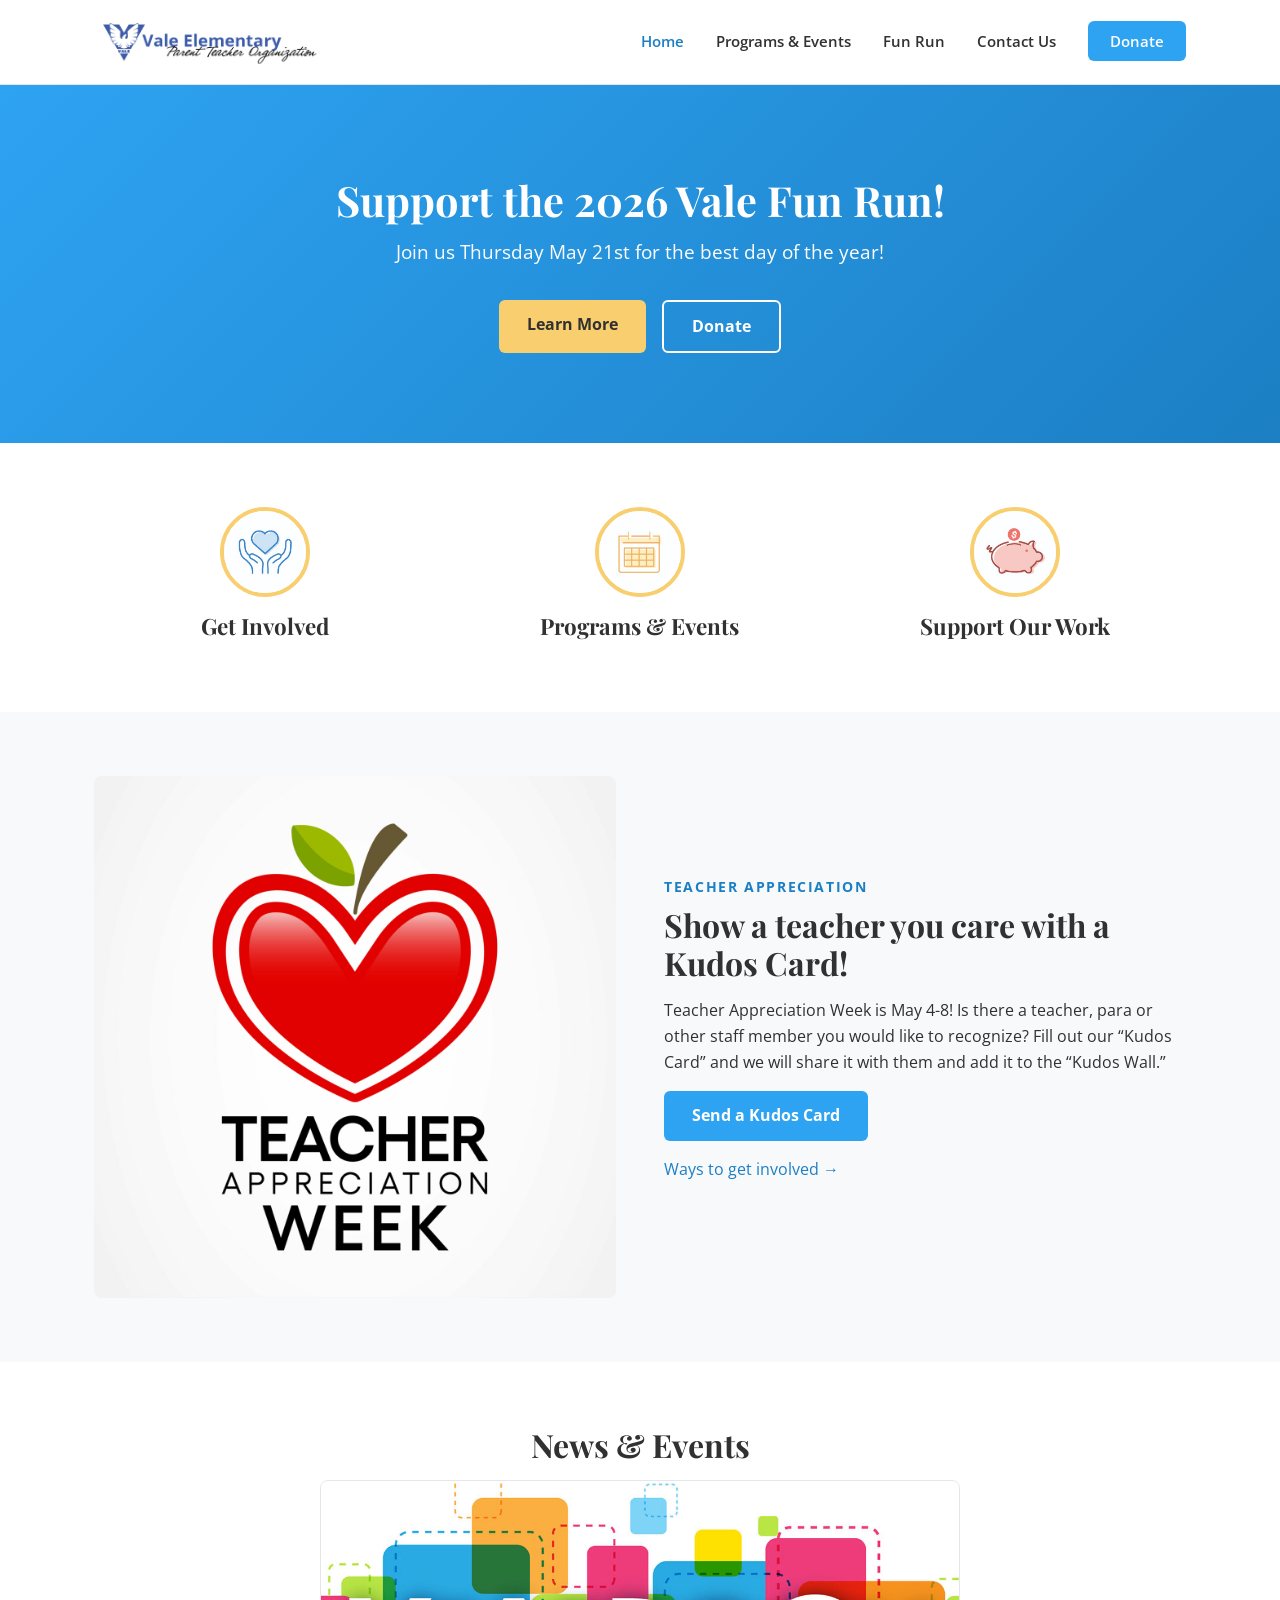
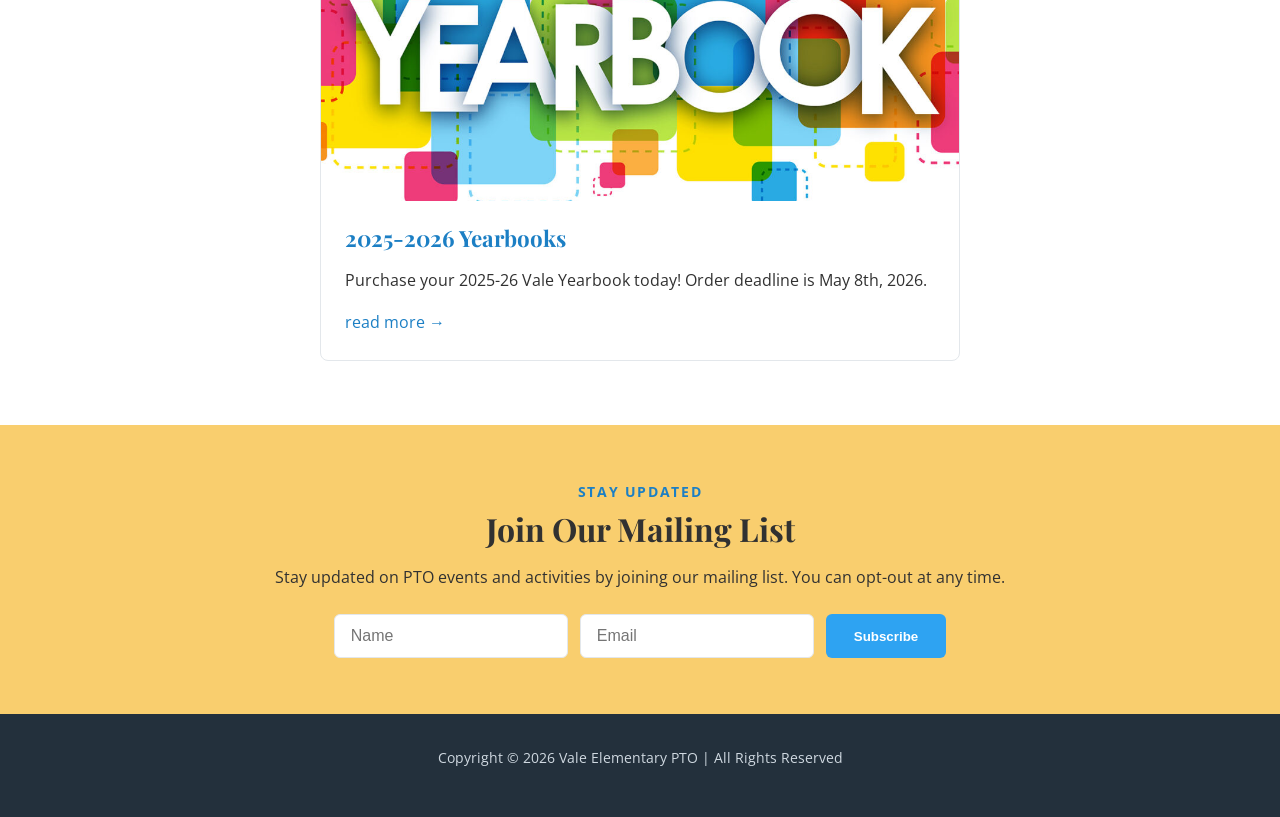
<file: index.html>
<!doctype html>
<html lang="en">
<head>
<meta charset="UTF-8">
<meta name="viewport" content="width=device-width, initial-scale=1.0">
<title>Vale Elementary PTO | Dedicated to the Teachers, Students &amp; Community of Vale Elementary School</title>
<link rel="preconnect" href="https://fonts.googleapis.com">
<link href="https://fonts.googleapis.com/css?family=Open+Sans:400,600,700&family=Playfair+Display:600,700&display=swap" rel="stylesheet">
<link rel="stylesheet" href="css/style.css">
</head>
<body>

<!-- ===================== HEADER / NAVIGATION ===================== -->
<header class="site-header">
  <div class="container">
    <a class="site-logo" href="index.html">
      <img src="images/Vale-PTO-Logo.png" alt="Vale Elementary PTO logo">
    </a>
    <button class="nav-toggle" aria-label="Toggle menu">&#9776;</button>
    <nav class="site-nav">
      <ul>
        <li><a class="current" href="index.html">Home</a></li>
        <li><a href="programs.html">Programs &amp; Events</a></li>
        <li><a href="fun-run.html">Fun Run</a></li>
        <li><a href="contact.html">Contact Us</a></li>
        <li class="nav-donate"><a href="https://givebutter.com/vale-fun-run-hhnee5" target="_blank" rel="noopener">Donate</a></li>
      </ul>
    </nav>
  </div>
</header>

<!-- ===================== HERO ===================== -->
<section class="hero">
  <div class="container">
    <h1>Support the 2026 Vale Fun Run!</h1>
    <p>Join us Thursday May 21st for the best day of the year!</p>
    <div class="btn-row">
      <a class="btn btn-gold" href="fun-run.html">Learn More</a>
      <a class="btn btn-outline" href="https://givebutter.com/vale-fun-run-hhnee5" target="_blank" rel="noopener">Donate</a>
    </div>
  </div>
</section>

<!-- ===================== FEATURE CARDS ===================== -->
<section class="features">
  <div class="container cards">
    <div class="card">
      <a href="programs.html#get-involved">
        <img class="card-icon" src="images/PTO-Icon-Volunteer.jpg" alt="Volunteer icon">
        <h3>Get Involved</h3>
      </a>
    </div>
    <div class="card">
      <a href="programs.html">
        <img class="card-icon" src="images/PTO-Icon-Events.jpg" alt="Events calendar icon">
        <h3>Programs &amp; Events</h3>
      </a>
    </div>
    <div class="card">
      <a href="https://givebutter.com/vale-fun-run-hhnee5" target="_blank" rel="noopener">
        <img class="card-icon" src="images/PTO-Icon-Donate.jpg" alt="Donate icon">
        <h3>Support Our Work</h3>
      </a>
    </div>
  </div>
</section>

<!-- ===================== TEACHER APPRECIATION ===================== -->
<section class="split-section">
  <div class="container split">
    <div>
      <img src="images/AdobeStock_426337832-1280x1280.jpg" alt="Teacher appreciation">
    </div>
    <div>
      <p class="eyebrow">Teacher Appreciation</p>
      <h2>Show a teacher you care with a Kudos Card!</h2>
      <p>Teacher Appreciation Week is May 4-8! Is there a teacher, para or other staff member you would like to recognize? Fill out our &ldquo;Kudos Card&rdquo; and we will share it with them and add it to the &ldquo;Kudos Wall.&rdquo;</p>
      <p>
        <a class="btn btn-primary" href="https://docs.google.com/forms/d/e/1FAIpQLSeFn6m27pfTvC3Tg2X5T8t0HgzlC_djrLjGXshhFEZ7uJCdYw/viewform?usp=publish-editor" target="_blank" rel="noopener">Send a Kudos Card</a>
      </p>
      <p><a href="https://www.signupgenius.com/go/10C0E4EA5AA29A6F8C34-63750082-teacher#/" target="_blank" rel="noopener">Ways to get involved &rarr;</a></p>
    </div>
  </div>
</section>

<!-- ===================== NEWS & EVENTS ===================== -->
<section class="news">
  <div class="container">
    <h2>News &amp; Events</h2>
    <div class="news-card">
      <a href="yearbooks.html"><img src="images/AdobeStock_199982396-1080x675.jpg" alt="Yearbooks"></a>
      <div class="news-card-body">
        <h3><a href="yearbooks.html">2025-2026 Yearbooks</a></h3>
        <p>Purchase your 2025-26 Vale Yearbook today! Order deadline is May 8th, 2026.</p>
        <a href="yearbooks.html">read more &rarr;</a>
      </div>
    </div>
  </div>
</section>

<!-- ===================== MAILING LIST ===================== -->
<section class="mailing-list">
  <div class="container">
    <p class="eyebrow">Stay Updated</p>
    <h2>Join Our Mailing List</h2>
    <p>Stay updated on PTO events and activities by joining our mailing list. You can opt-out at any time.</p>
    <form action="#" method="post" onsubmit="return false;">
      <input type="text" name="name" placeholder="Name" required>
      <input type="email" name="email" placeholder="Email" required>
      <button class="btn btn-primary" type="submit">Subscribe</button>
    </form>
  </div>
</section>

<!-- ===================== FOOTER ===================== -->
<footer class="site-footer">
  <div class="container">
    <p>Copyright &copy; 2026 Vale Elementary PTO | All Rights Reserved</p>
  </div>
</footer>

<script src="js/main.js"></script>
</body>
</html>
</file>
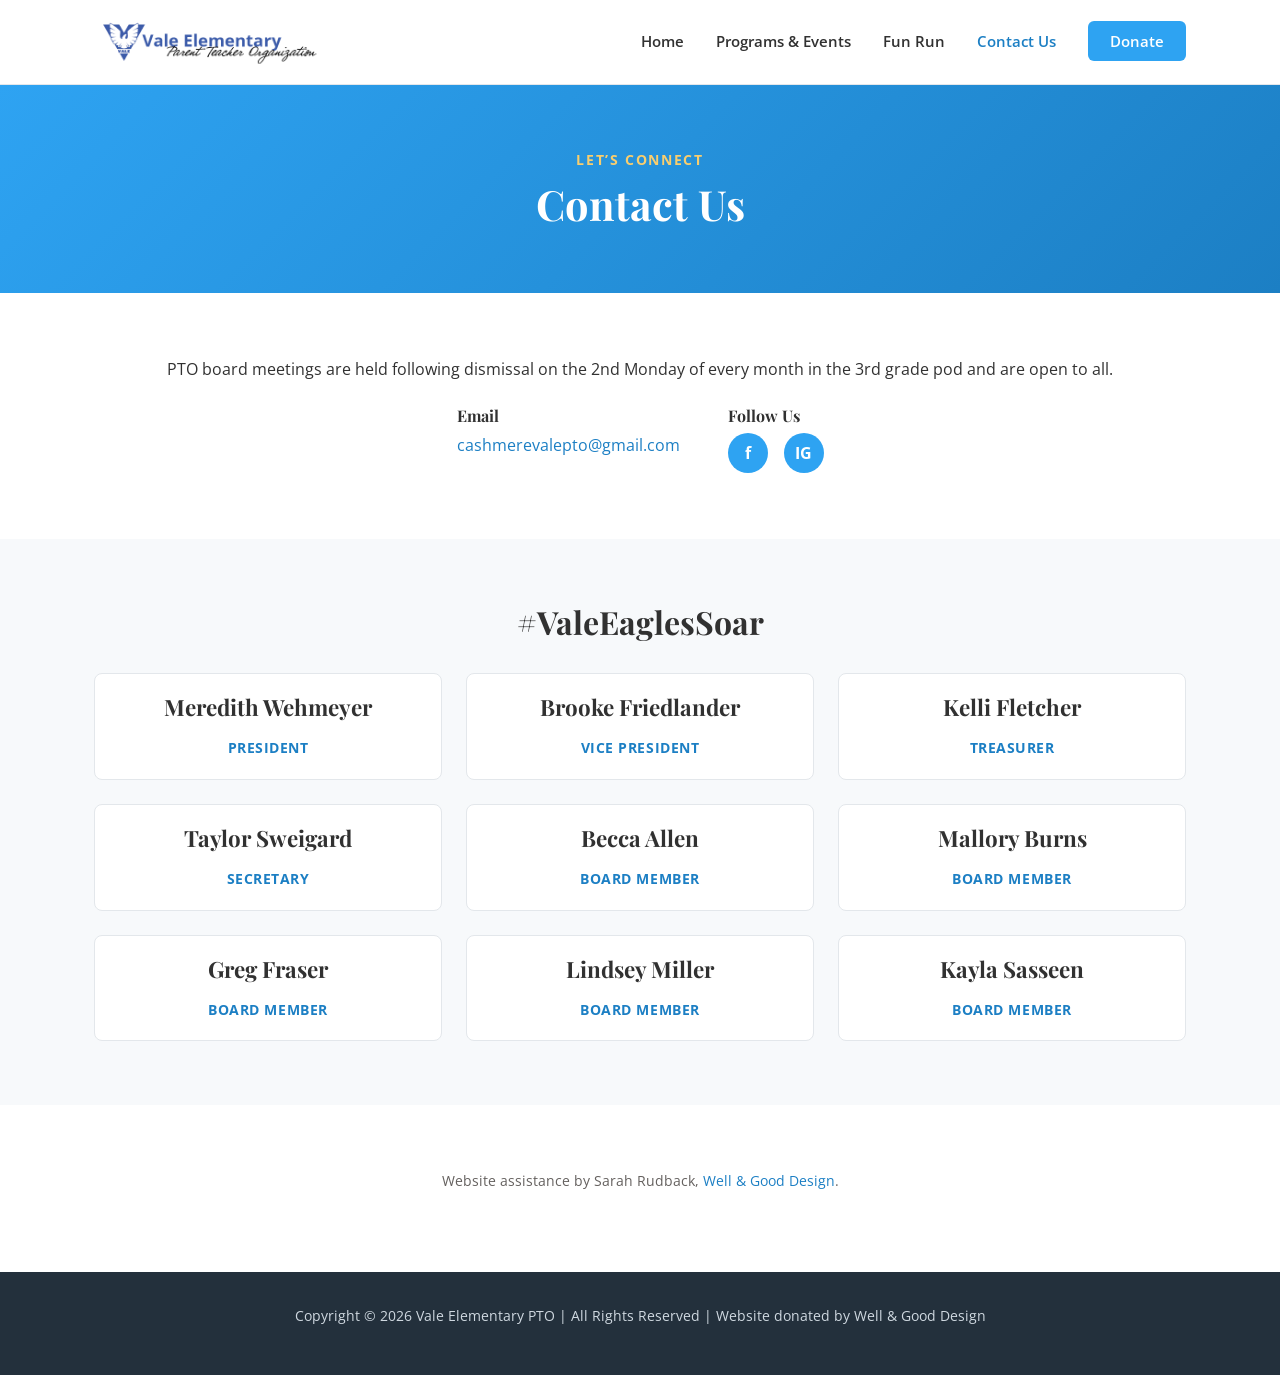
<file: contact.html>
<!doctype html>
<html lang="en">
<head>
<meta charset="UTF-8">
<meta name="viewport" content="width=device-width, initial-scale=1.0">
<title>Contact Us | Vale Elementary PTO</title>
<link rel="preconnect" href="https://fonts.googleapis.com">
<link href="https://fonts.googleapis.com/css?family=Open+Sans:400,600,700&family=Playfair+Display:600,700&display=swap" rel="stylesheet">
<link rel="stylesheet" href="css/style.css">
</head>
<body>

<header class="site-header">
  <div class="container">
    <a class="site-logo" href="index.html">
      <img src="images/Vale-PTO-Logo.png" alt="Vale Elementary PTO logo">
    </a>
    <button class="nav-toggle" aria-label="Toggle menu">&#9776;</button>
    <nav class="site-nav">
      <ul>
        <li><a href="index.html">Home</a></li>
        <li><a href="programs.html">Programs &amp; Events</a></li>
        <li><a href="fun-run.html">Fun Run</a></li>
        <li><a class="current" href="contact.html">Contact Us</a></li>
        <li class="nav-donate"><a href="https://givebutter.com/vale-fun-run-hhnee5" target="_blank" rel="noopener">Donate</a></li>
      </ul>
    </nav>
  </div>
</header>

<section class="page-hero">
  <div class="container">
    <p class="eyebrow">Let&rsquo;s Connect</p>
    <h1>Contact Us</h1>
  </div>
</section>

<section class="section">
  <div class="container">
    <p class="center">PTO board meetings are held following dismissal on the 2nd Monday of every month in the 3rd grade pod and are open to all.</p>

    <div class="contact-info" style="justify-content:center;">
      <div class="contact-block">
        <h4>Email</h4>
        <p><a href="mailto:cashmerevalepto@gmail.com">cashmerevalepto@gmail.com</a></p>
      </div>
      <div class="contact-block">
        <h4>Follow Us</h4>
        <div class="social-links">
          <a href="https://www.facebook.com/people/Vale-Parent-Teacher-Organization-PTO/100064854091469/" target="_blank" rel="noopener" aria-label="Facebook">f</a>
          <a href="https://www.instagram.com/cashmerevalepto/" target="_blank" rel="noopener" aria-label="Instagram">IG</a>
        </div>
      </div>
    </div>
  </div>
</section>

<section class="section section-alt">
  <div class="container">
    <h2 class="center">#ValeEaglesSoar</h2>
    <div class="board-grid">
      <div class="board-card"><h3>Meredith Wehmeyer</h3><div class="role">President</div></div>
      <div class="board-card"><h3>Brooke Friedlander</h3><div class="role">Vice President</div></div>
      <div class="board-card"><h3>Kelli Fletcher</h3><div class="role">Treasurer</div></div>
      <div class="board-card"><h3>Taylor Sweigard</h3><div class="role">Secretary</div></div>
      <div class="board-card"><h3>Becca Allen</h3><div class="role">Board Member</div></div>
      <div class="board-card"><h3>Mallory Burns</h3><div class="role">Board Member</div></div>
      <div class="board-card"><h3>Greg Fraser</h3><div class="role">Board Member</div></div>
      <div class="board-card"><h3>Lindsey Miller</h3><div class="role">Board Member</div></div>
      <div class="board-card"><h3>Kayla Sasseen</h3><div class="role">Board Member</div></div>
    </div>
  </div>
</section>

<section class="section">
  <div class="container center">
    <p class="note">Website assistance by Sarah Rudback, <a href="https://sarahrudback.com" target="_blank" rel="noopener">Well &amp; Good Design</a>.</p>
  </div>
</section>

<footer class="site-footer">
  <div class="container">
    <p>Copyright &copy; 2026 Vale Elementary PTO | All Rights Reserved | Website donated by Well &amp; Good Design</p>
  </div>
</footer>

<script src="js/main.js"></script>
</body>
</html>
</file>
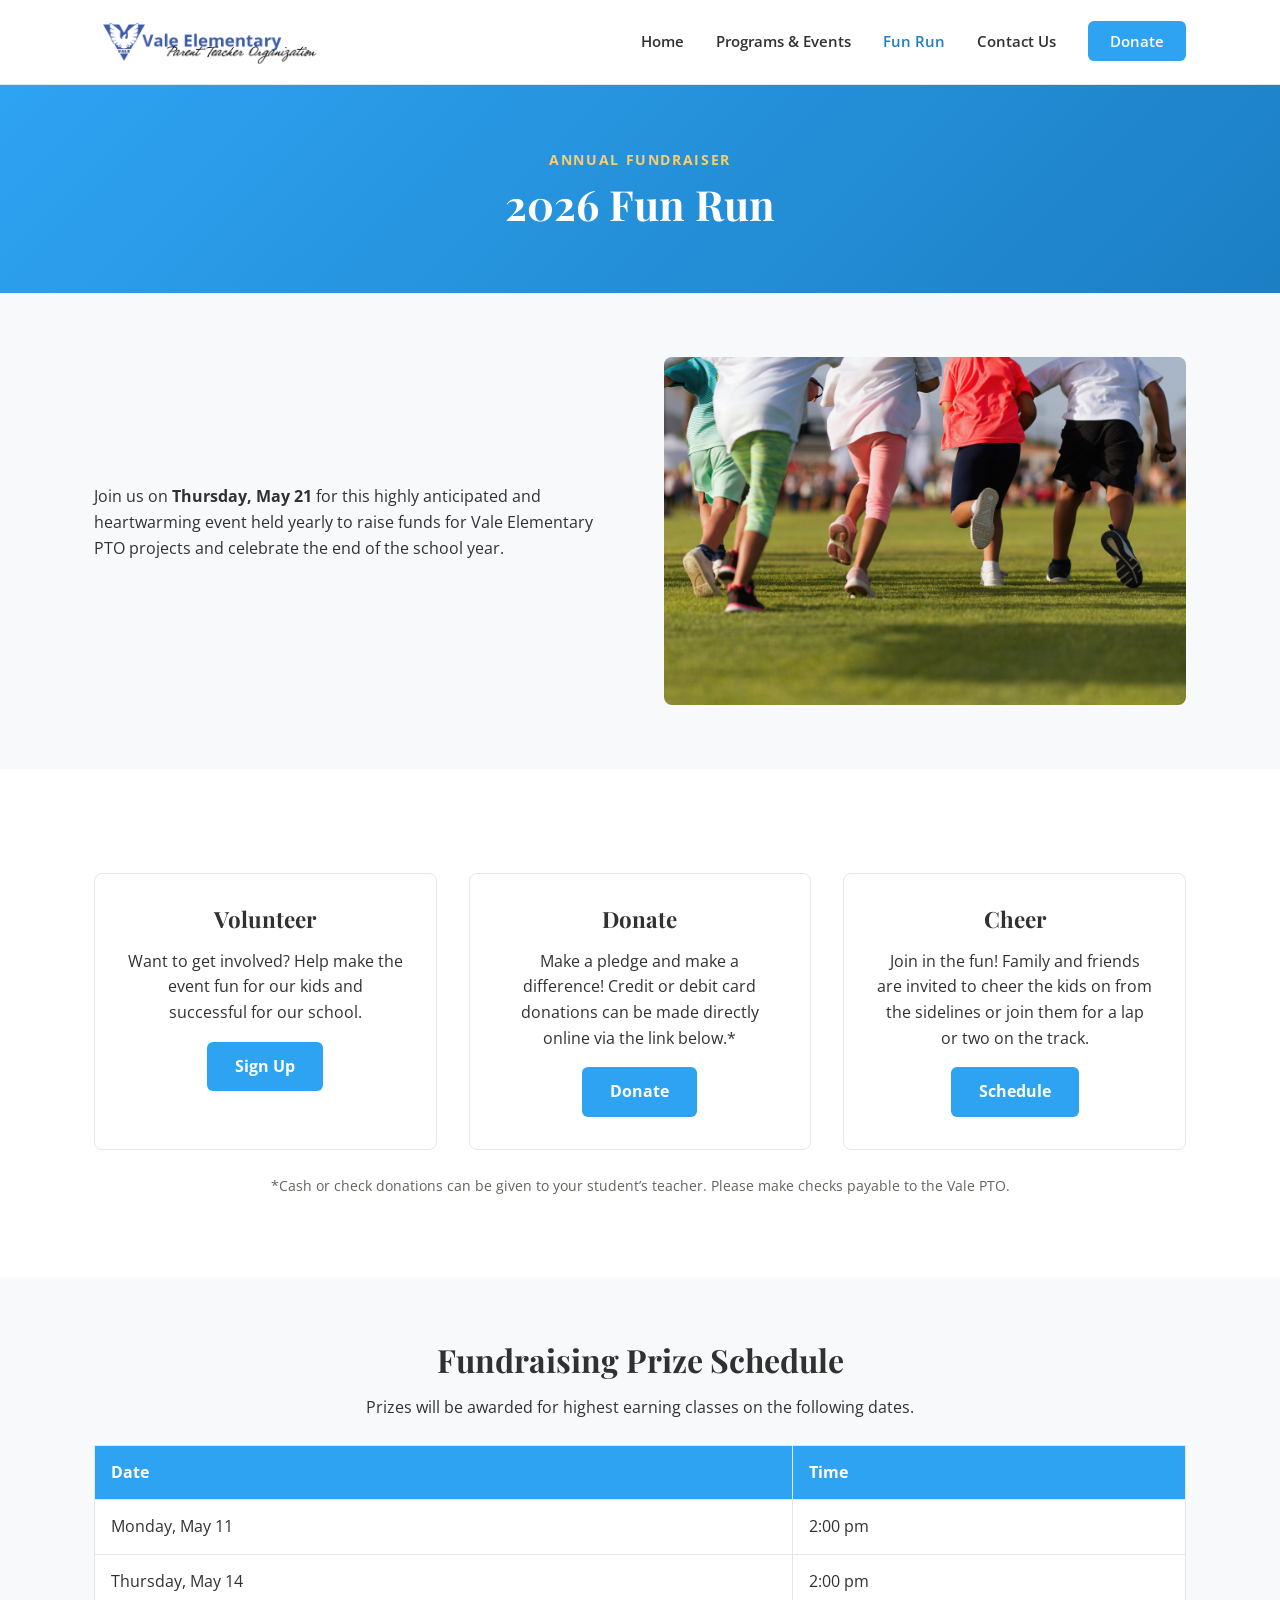
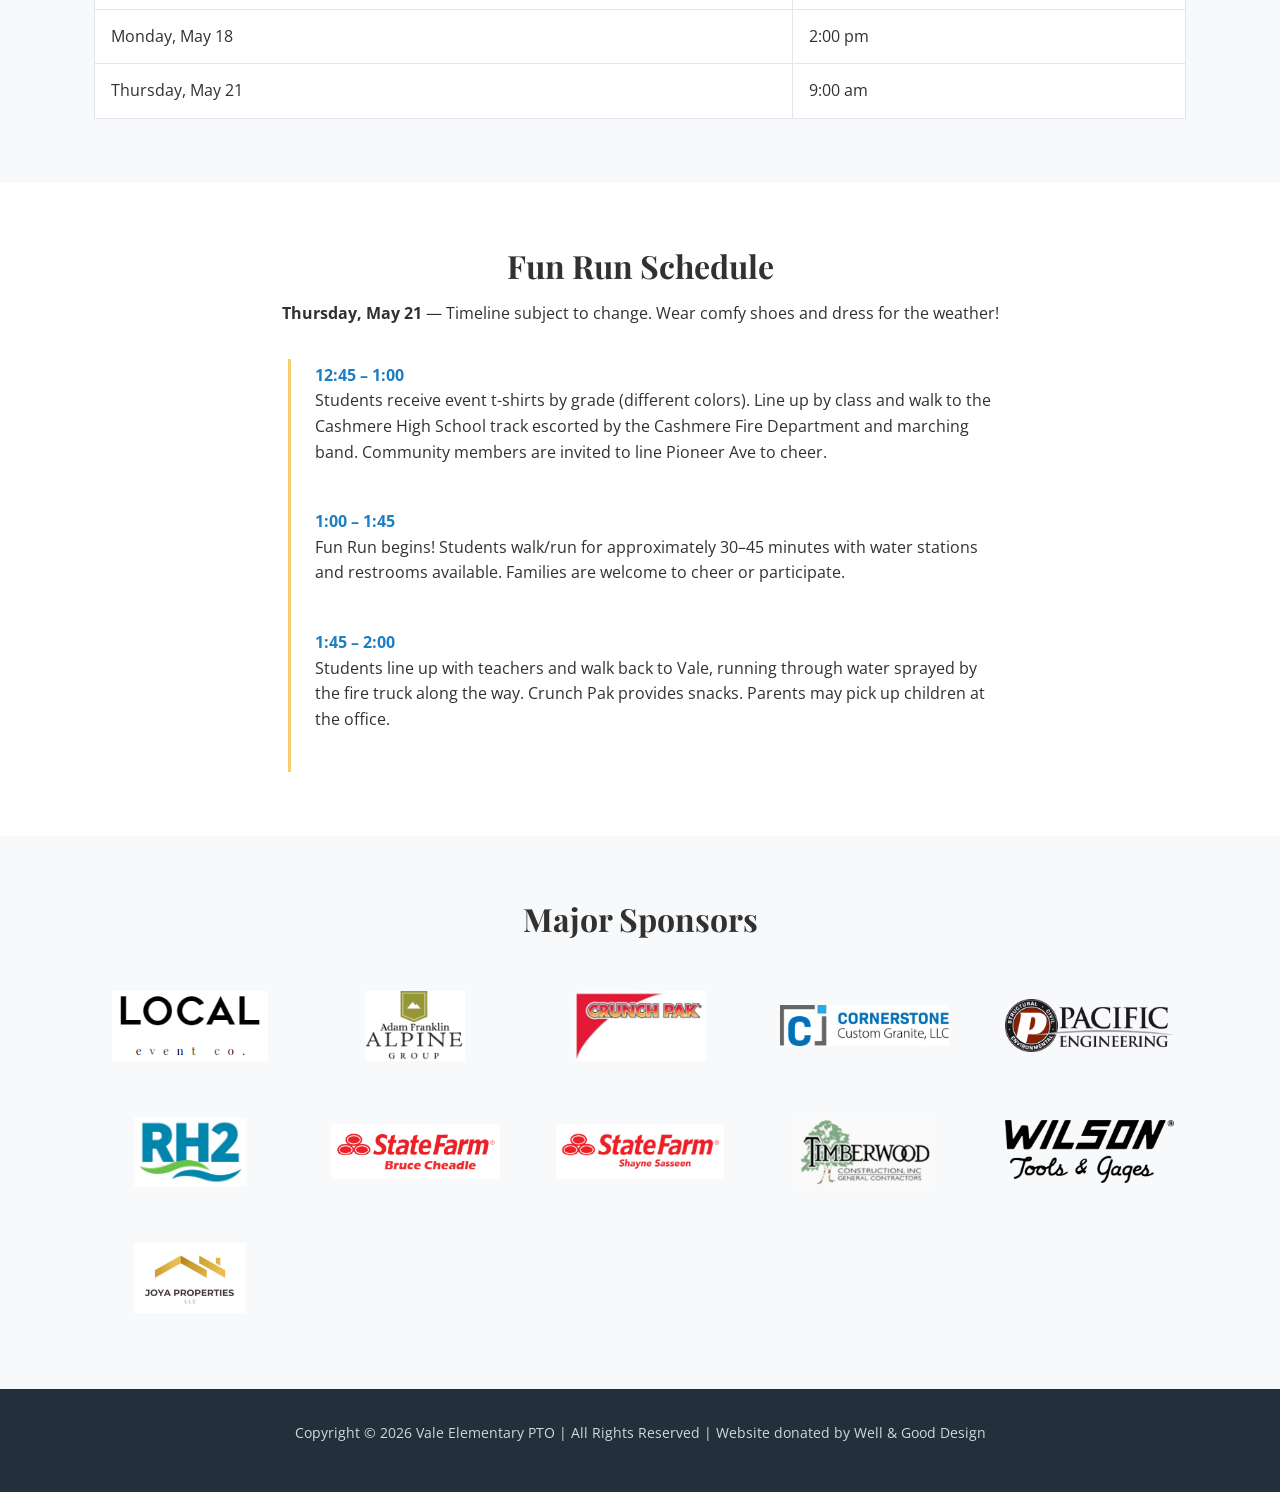
<file: fun-run.html>
<!doctype html>
<html lang="en">
<head>
<meta charset="UTF-8">
<meta name="viewport" content="width=device-width, initial-scale=1.0">
<title>Fun Run | Vale Elementary PTO</title>
<link rel="preconnect" href="https://fonts.googleapis.com">
<link href="https://fonts.googleapis.com/css?family=Open+Sans:400,600,700&family=Playfair+Display:600,700&display=swap" rel="stylesheet">
<link rel="stylesheet" href="css/style.css">
</head>
<body>

<header class="site-header">
  <div class="container">
    <a class="site-logo" href="index.html">
      <img src="images/Vale-PTO-Logo.png" alt="Vale Elementary PTO logo">
    </a>
    <button class="nav-toggle" aria-label="Toggle menu">&#9776;</button>
    <nav class="site-nav">
      <ul>
        <li><a href="index.html">Home</a></li>
        <li><a href="programs.html">Programs &amp; Events</a></li>
        <li><a class="current" href="fun-run.html">Fun Run</a></li>
        <li><a href="contact.html">Contact Us</a></li>
        <li class="nav-donate"><a href="https://givebutter.com/vale-fun-run-hhnee5" target="_blank" rel="noopener">Donate</a></li>
      </ul>
    </nav>
  </div>
</header>

<section class="page-hero">
  <div class="container">
    <p class="eyebrow">Annual Fundraiser</p>
    <h1>2026 Fun Run</h1>
  </div>
</section>

<section class="split-section">
  <div class="container split">
    <div>
      <p>Join us on <strong>Thursday, May 21</strong> for this highly anticipated and heartwarming event held yearly to raise funds for Vale Elementary PTO projects and celebrate the end of the school year.</p>
    </div>
    <div>
      <img src="images/Fun-Run-AdobeStock_281959410.jpeg" alt="2023 Fun Run participants">
    </div>
  </div>
</section>

<section class="section">
  <div class="container">
    <div class="action-grid">
      <div class="action-card">
        <h3>Volunteer</h3>
        <p>Want to get involved? Help make the event fun for our kids and successful for our school.</p>
        <a class="btn btn-primary" href="https://www.signupgenius.com/go/10C0E4EA5AA29A6F8C34-63662588-2026#/" target="_blank" rel="noopener">Sign Up</a>
      </div>
      <div class="action-card">
        <h3>Donate</h3>
        <p>Make a pledge and make a difference! Credit or debit card donations can be made directly online via the link below.*</p>
        <a class="btn btn-primary" href="https://givebutter.com/vale-fun-run-hhnee5" target="_blank" rel="noopener">Donate</a>
      </div>
      <div class="action-card">
        <h3>Cheer</h3>
        <p>Join in the fun! Family and friends are invited to cheer the kids on from the sidelines or join them for a lap or two on the track.</p>
        <a class="btn btn-primary" href="#schedule">Schedule</a>
      </div>
    </div>
    <p class="note center" style="margin-top:24px;">*Cash or check donations can be given to your student&rsquo;s teacher. Please make checks payable to the Vale PTO.</p>
  </div>
</section>

<section class="section section-alt" id="schedule">
  <div class="container">
    <h2 class="center">Fundraising Prize Schedule</h2>
    <p class="center">Prizes will be awarded for highest earning classes on the following dates.</p>
    <table class="schedule-table">
      <thead>
        <tr><th>Date</th><th>Time</th></tr>
      </thead>
      <tbody>
        <tr><td>Monday, May 11</td><td>2:00 pm</td></tr>
        <tr><td>Thursday, May 14</td><td>2:00 pm</td></tr>
        <tr><td>Monday, May 18</td><td>2:00 pm</td></tr>
        <tr><td>Thursday, May 21</td><td>9:00 am</td></tr>
      </tbody>
    </table>
  </div>
</section>

<section class="section">
  <div class="container">
    <h2 class="center">Fun Run Schedule</h2>
    <p class="center"><strong>Thursday, May 21</strong> &mdash; Timeline subject to change. Wear comfy shoes and dress for the weather!</p>

    <div style="max-width:720px;margin:32px auto 0;">
      <div class="timeline-item">
        <div class="time">12:45 &ndash; 1:00</div>
        <p>Students receive event t-shirts by grade (different colors). Line up by class and walk to the Cashmere High School track escorted by the Cashmere Fire Department and marching band. Community members are invited to line Pioneer Ave to cheer.</p>
      </div>
      <div class="timeline-item">
        <div class="time">1:00 &ndash; 1:45</div>
        <p>Fun Run begins! Students walk/run for approximately 30&ndash;45 minutes with water stations and restrooms available. Families are welcome to cheer or participate.</p>
      </div>
      <div class="timeline-item">
        <div class="time">1:45 &ndash; 2:00</div>
        <p>Students line up with teachers and walk back to Vale, running through water sprayed by the fire truck along the way. Crunch Pak provides snacks. Parents may pick up children at the office.</p>
      </div>
    </div>
  </div>
</section>

<section class="section section-alt">
  <div class="container">
    <h2 class="center">Major Sponsors</h2>
    <div class="sponsor-grid">
      <a href="https://www.thelocaleventco.com/" target="_blank" rel="noopener"><img src="images/Local-Event-Co.png" alt="Local Event Co logo"></a>
      <a href="https://www.agaveazulcashmere.com/" target="_blank" rel="noopener"><img src="images/Agave-Azul.png" alt="Agave Azul Cashmere logo"></a>
      <a href="https://www.crunchpak.com/" target="_blank" rel="noopener"><img src="images/Crunch-Pak-300x159.jpg" alt="Crunch Pak logo"></a>
      <a href="https://www.cashmerevalleybank.com/" target="_blank" rel="noopener"><img src="images/Cashmere-Valley-Bank.jpg" alt="Cashmere Valley Bank logo"></a>
      <a href="https://www.pacificengineering.net/" target="_blank" rel="noopener"><img src="images/Pacific-Engineering.png" alt="Pacific Engineering &amp; Design logo"></a>
      <a href="https://www.rh2.com/" target="_blank" rel="noopener"><img src="images/RH2-Logo-480x299.jpg" alt="RH2 logo"></a>
      <a href="https://www.statefarm.com/agent/us/wa/cashmere/bruce-cheadle-gbg591ys000" target="_blank" rel="noopener"><img src="images/State-Farm-300x97.png" alt="State Farm - Bruce Cheadle logo"></a>
      <a href="https://www.statefarm.com/agent/us/wa/wenatchee/shayne-sasseen-rd5vb3nx000" target="_blank" rel="noopener"><img src="images/State-Farm-Shayne-Sasseen-480x157.png" alt="State Farm - Shayne Sasseen logo"></a>
      <a href="https://www.facebook.com/timberwoodconstruction/" target="_blank" rel="noopener"><img src="images/Timberwood.jpg" alt="Timberwood Construction logo"></a>
      <a href="https://lewilson.com/" target="_blank" rel="noopener"><img src="images/WIlson-Top-480x179.png" alt="Wilson Tools &amp; Gages logo"></a>
      <div class="sponsor-static"><img src="images/Joya-Properties-400x250.jpg" alt="Joya Properties logo"></div>
    </div>
  </div>
</section>

<footer class="site-footer">
  <div class="container">
    <p>Copyright &copy; 2026 Vale Elementary PTO | All Rights Reserved | Website donated by Well &amp; Good Design</p>
  </div>
</footer>

<script src="js/main.js"></script>
</body>
</html>
</file>
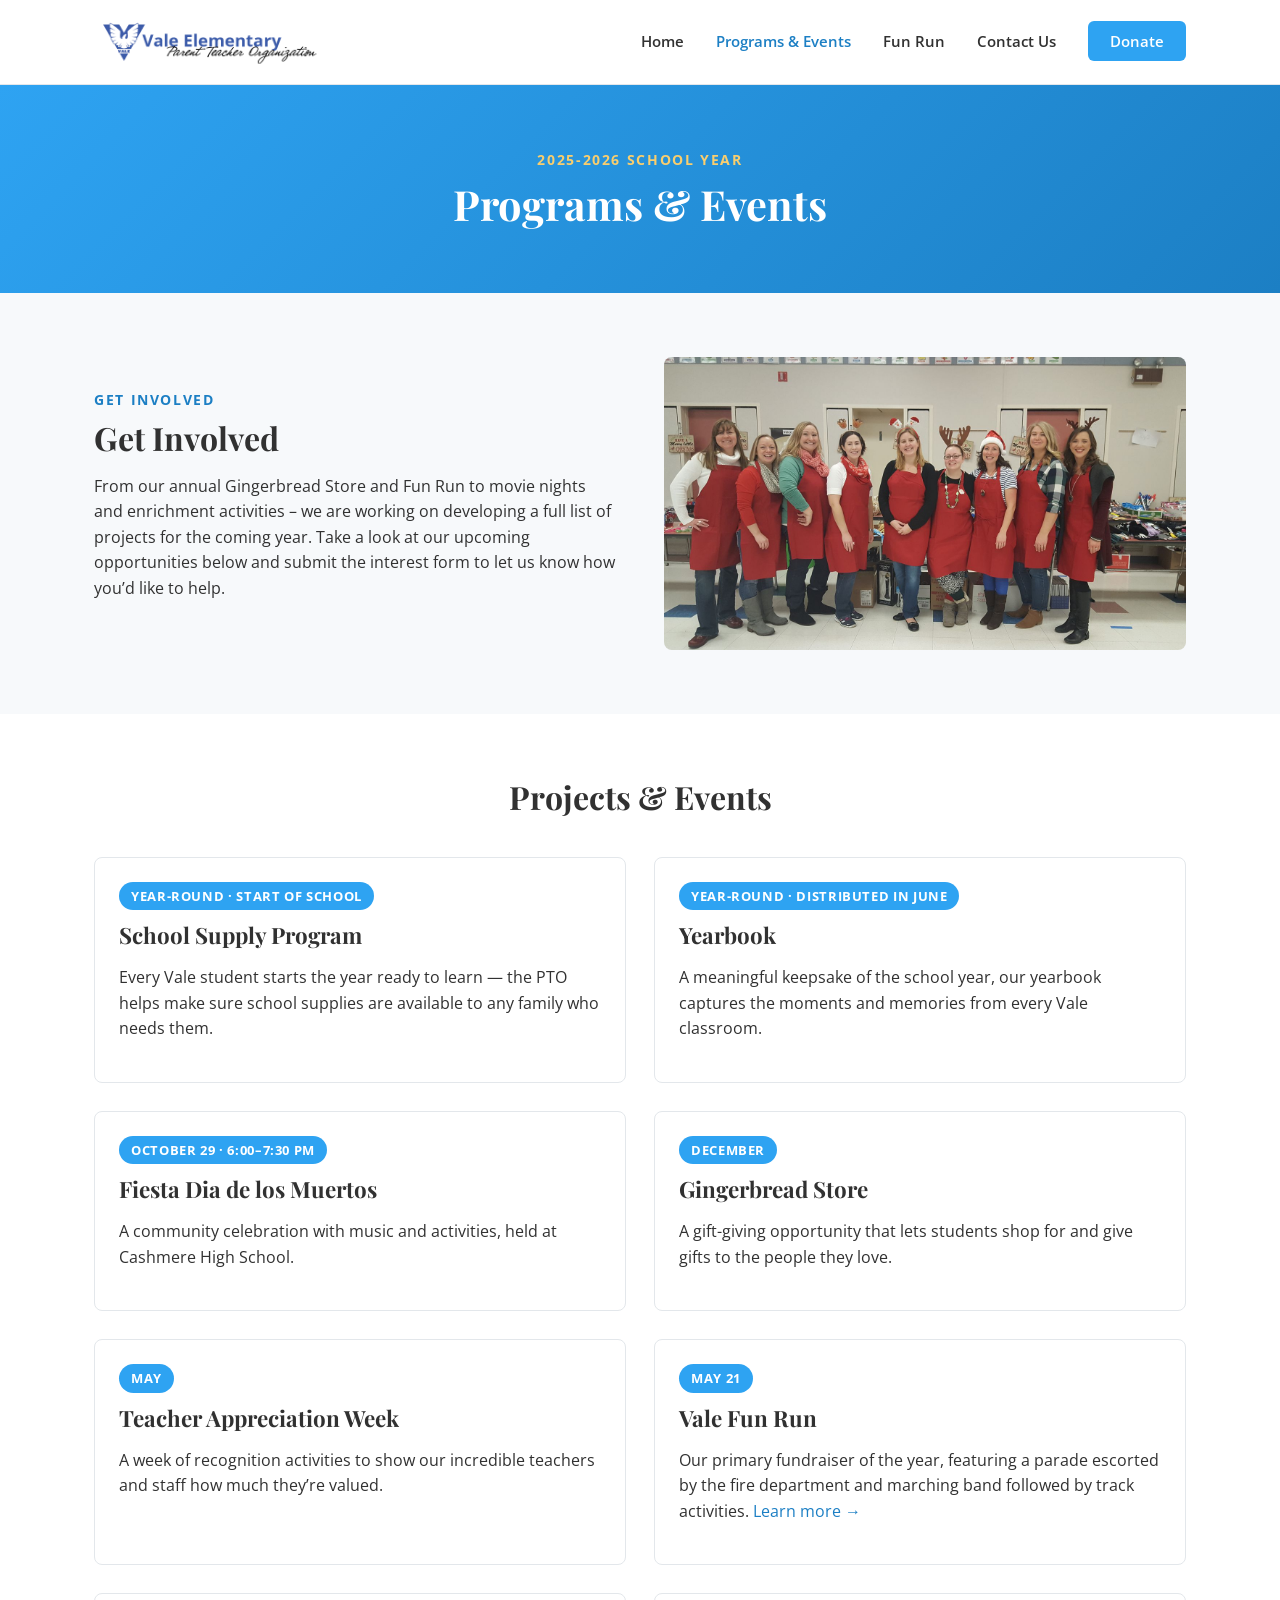
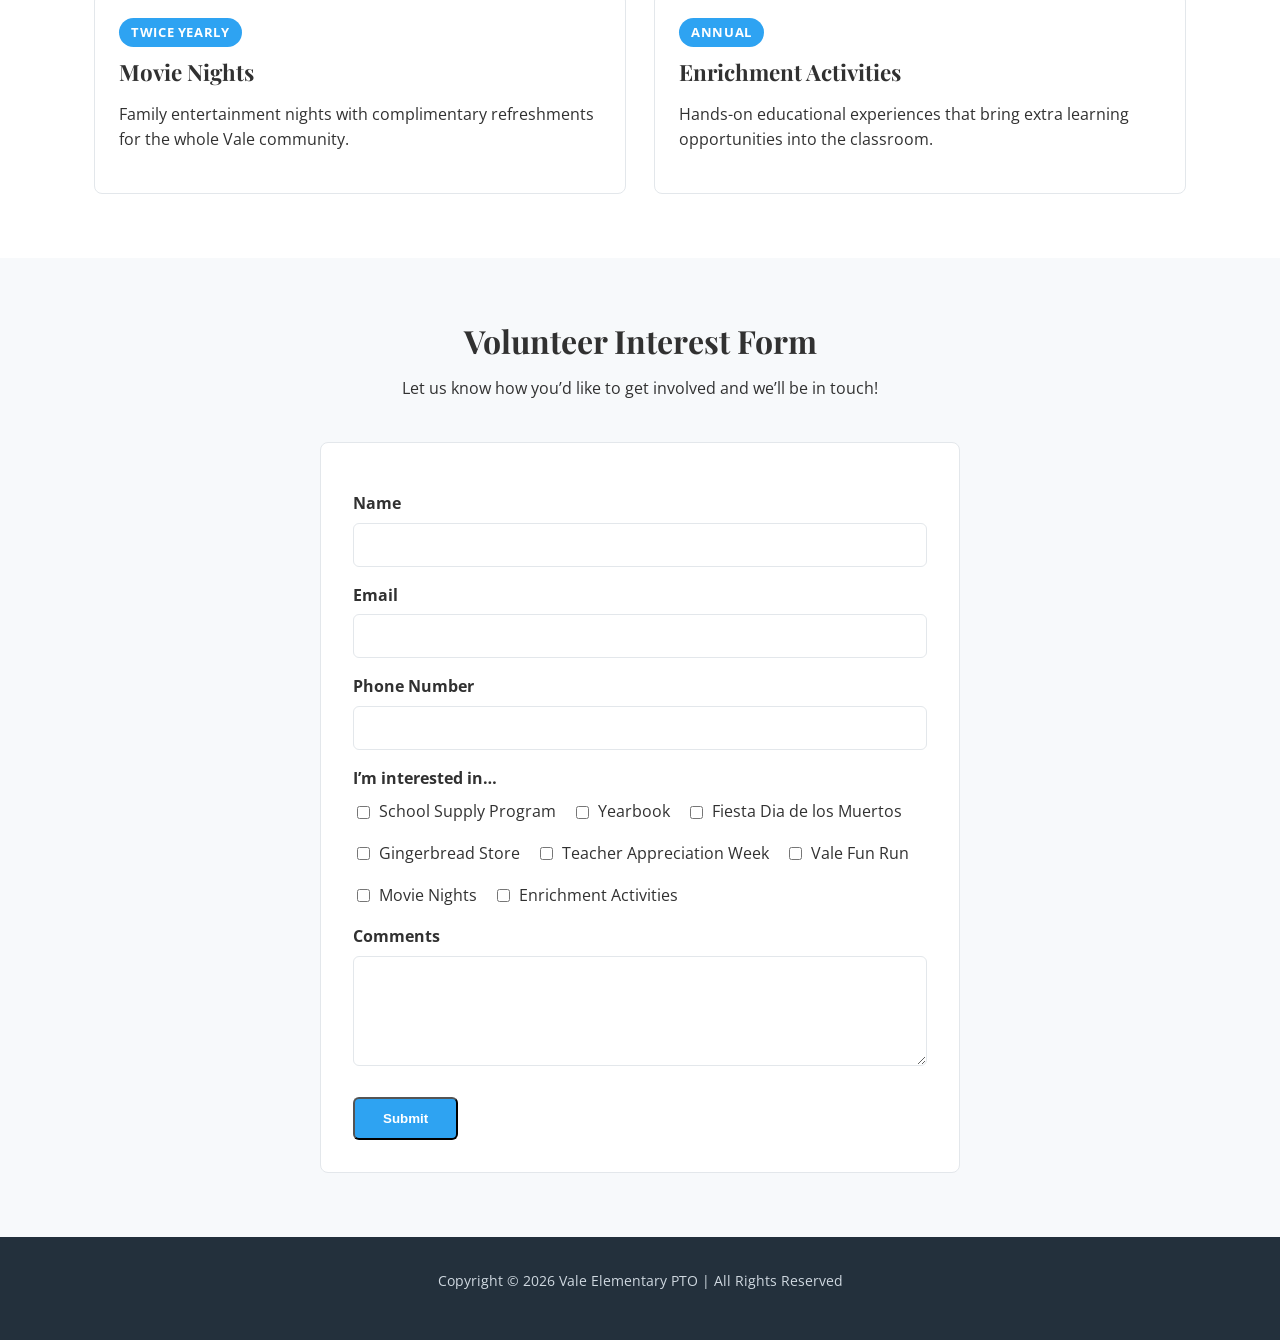
<file: programs.html>
<!doctype html>
<html lang="en">
<head>
<meta charset="UTF-8">
<meta name="viewport" content="width=device-width, initial-scale=1.0">
<title>Programs &amp; Events | Vale Elementary PTO</title>
<link rel="preconnect" href="https://fonts.googleapis.com">
<link href="https://fonts.googleapis.com/css?family=Open+Sans:400,600,700&family=Playfair+Display:600,700&display=swap" rel="stylesheet">
<link rel="stylesheet" href="css/style.css">
</head>
<body>

<header class="site-header">
  <div class="container">
    <a class="site-logo" href="index.html">
      <img src="images/Vale-PTO-Logo.png" alt="Vale Elementary PTO logo">
    </a>
    <button class="nav-toggle" aria-label="Toggle menu">&#9776;</button>
    <nav class="site-nav">
      <ul>
        <li><a href="index.html">Home</a></li>
        <li><a class="current" href="programs.html">Programs &amp; Events</a></li>
        <li><a href="fun-run.html">Fun Run</a></li>
        <li><a href="contact.html">Contact Us</a></li>
        <li class="nav-donate"><a href="https://givebutter.com/vale-fun-run-hhnee5" target="_blank" rel="noopener">Donate</a></li>
      </ul>
    </nav>
  </div>
</header>

<section class="page-hero">
  <div class="container">
    <p class="eyebrow">2025-2026 School Year</p>
    <h1>Programs &amp; Events</h1>
  </div>
</section>

<section class="split-section">
  <div class="container split">
    <div>
      <p class="eyebrow">Get Involved</p>
      <h2 id="get-involved">Get Involved</h2>
      <p>From our annual Gingerbread Store and Fun Run to movie nights and enrichment activities &ndash; we are working on developing a full list of projects for the coming year. Take a look at our upcoming opportunities below and submit the interest form to let us know how you&rsquo;d like to help.</p>
    </div>
    <div>
      <img src="images/Gingerbread-Shop.jpg" alt="Gingerbread Shop volunteers">
    </div>
  </div>
</section>

<section class="section">
  <div class="container">
    <h2 class="center">Projects &amp; Events</h2>
    <div class="event-list">

      <div class="event-item">
        <span class="event-date">Year-Round &middot; Start of School</span>
        <h3>School Supply Program</h3>
        <p>Every Vale student starts the year ready to learn &mdash; the PTO helps make sure school supplies are available to any family who needs them.</p>
      </div>

      <div class="event-item">
        <span class="event-date">Year-Round &middot; Distributed in June</span>
        <h3>Yearbook</h3>
        <p>A meaningful keepsake of the school year, our yearbook captures the moments and memories from every Vale classroom.</p>
      </div>

      <div class="event-item">
        <span class="event-date">October 29 &middot; 6:00&ndash;7:30 PM</span>
        <h3>Fiesta Dia de los Muertos</h3>
        <p>A community celebration with music and activities, held at Cashmere High School.</p>
      </div>

      <div class="event-item">
        <span class="event-date">December</span>
        <h3>Gingerbread Store</h3>
        <p>A gift-giving opportunity that lets students shop for and give gifts to the people they love.</p>
      </div>

      <div class="event-item">
        <span class="event-date">May</span>
        <h3>Teacher Appreciation Week</h3>
        <p>A week of recognition activities to show our incredible teachers and staff how much they&rsquo;re valued.</p>
      </div>

      <div class="event-item">
        <span class="event-date">May 21</span>
        <h3>Vale Fun Run</h3>
        <p>Our primary fundraiser of the year, featuring a parade escorted by the fire department and marching band followed by track activities. <a href="fun-run.html">Learn more &rarr;</a></p>
      </div>

      <div class="event-item">
        <span class="event-date">Twice Yearly</span>
        <h3>Movie Nights</h3>
        <p>Family entertainment nights with complimentary refreshments for the whole Vale community.</p>
      </div>

      <div class="event-item">
        <span class="event-date">Annual</span>
        <h3>Enrichment Activities</h3>
        <p>Hands-on educational experiences that bring extra learning opportunities into the classroom.</p>
      </div>

    </div>
  </div>
</section>

<section class="section section-alt">
  <div class="container">
    <h2 class="center">Volunteer Interest Form</h2>
    <p class="center">Let us know how you&rsquo;d like to get involved and we&rsquo;ll be in touch!</p>
    <!-- Handled by Netlify Forms - submissions go to whatever email is set under Site configuration > Forms > Form notifications in the Netlify dashboard (set to cashmerevalepto@gmail.com). -->
    <form class="form-card" name="volunteer-interest" method="POST" action="/thank-you.html" data-netlify="true" data-netlify-honeypot="bot-field">
      <input type="hidden" name="form-name" value="volunteer-interest">
      <p class="note" style="display:none;"><label>Don&rsquo;t fill this out: <input name="bot-field"></label></p>

      <label for="p-name">Name</label>
      <input id="p-name" type="text" name="name" required>

      <label for="p-email">Email</label>
      <input id="p-email" type="email" name="email" required>

      <label for="p-phone">Phone Number</label>
      <input id="p-phone" type="tel" name="phone">

      <label>I&rsquo;m interested in&hellip;</label>
      <div class="checkbox-group">
        <label><input type="checkbox" name="activity" value="School Supply Program"> School Supply Program</label>
        <label><input type="checkbox" name="activity" value="Yearbook"> Yearbook</label>
        <label><input type="checkbox" name="activity" value="Fiesta Dia de los Muertos"> Fiesta Dia de los Muertos</label>
        <label><input type="checkbox" name="activity" value="Gingerbread Store"> Gingerbread Store</label>
        <label><input type="checkbox" name="activity" value="Teacher Appreciation Week"> Teacher Appreciation Week</label>
        <label><input type="checkbox" name="activity" value="Vale Fun Run"> Vale Fun Run</label>
        <label><input type="checkbox" name="activity" value="Movie Nights"> Movie Nights</label>
        <label><input type="checkbox" name="activity" value="Enrichment Activities"> Enrichment Activities</label>
      </div>

      <label for="p-comments">Comments</label>
      <textarea id="p-comments" name="comments" rows="4"></textarea>

      <button class="btn btn-primary" type="submit">Submit</button>
    </form>
  </div>
</section>

<footer class="site-footer">
  <div class="container">
    <p>Copyright &copy; 2026 Vale Elementary PTO | All Rights Reserved</p>
  </div>
</footer>

<script src="js/main.js"></script>
</body>
</html>
</file>
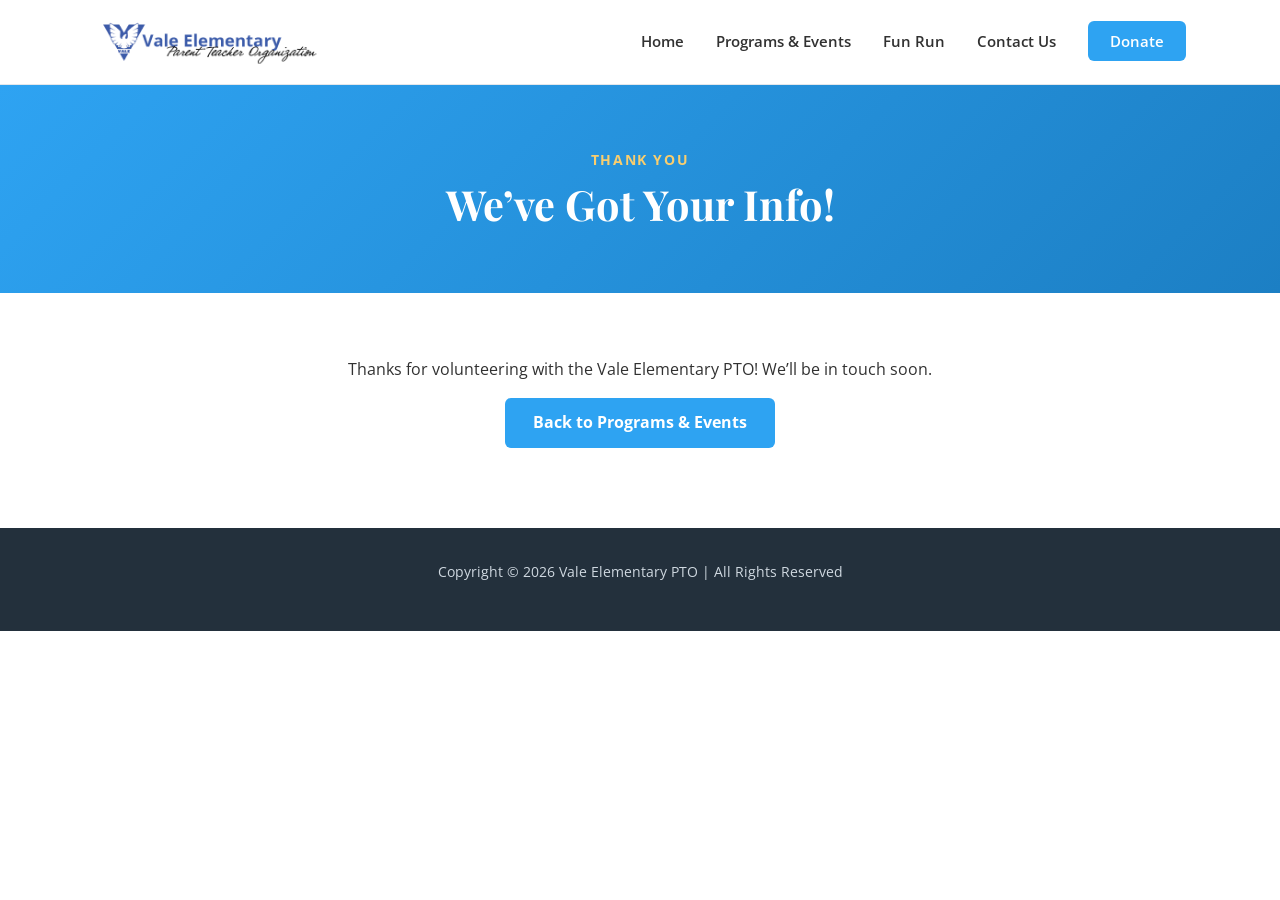
<file: thank-you.html>
<!doctype html>
<html lang="en">
<head>
<meta charset="UTF-8">
<meta name="viewport" content="width=device-width, initial-scale=1.0">
<title>Thank You | Vale Elementary PTO</title>
<link rel="preconnect" href="https://fonts.googleapis.com">
<link href="https://fonts.googleapis.com/css?family=Open+Sans:400,600,700&family=Playfair+Display:600,700&display=swap" rel="stylesheet">
<link rel="stylesheet" href="css/style.css">
</head>
<body>

<header class="site-header">
  <div class="container">
    <a class="site-logo" href="index.html">
      <img src="images/Vale-PTO-Logo.png" alt="Vale Elementary PTO logo">
    </a>
    <button class="nav-toggle" aria-label="Toggle menu">&#9776;</button>
    <nav class="site-nav">
      <ul>
        <li><a href="index.html">Home</a></li>
        <li><a href="programs.html">Programs &amp; Events</a></li>
        <li><a href="fun-run.html">Fun Run</a></li>
        <li><a href="contact.html">Contact Us</a></li>
        <li class="nav-donate"><a href="https://givebutter.com/vale-fun-run-hhnee5" target="_blank" rel="noopener">Donate</a></li>
      </ul>
    </nav>
  </div>
</header>

<section class="page-hero">
  <div class="container">
    <p class="eyebrow">Thank You</p>
    <h1>We&rsquo;ve Got Your Info!</h1>
  </div>
</section>

<section class="section section-center">
  <div class="container">
    <p>Thanks for volunteering with the Vale Elementary PTO! We&rsquo;ll be in touch soon.</p>
    <p><a class="btn btn-primary" href="programs.html">Back to Programs &amp; Events</a></p>
  </div>
</section>

<footer class="site-footer">
  <div class="container">
    <p>Copyright &copy; 2026 Vale Elementary PTO | All Rights Reserved</p>
  </div>
</footer>

<script src="js/main.js"></script>
</body>
</html>
</file>
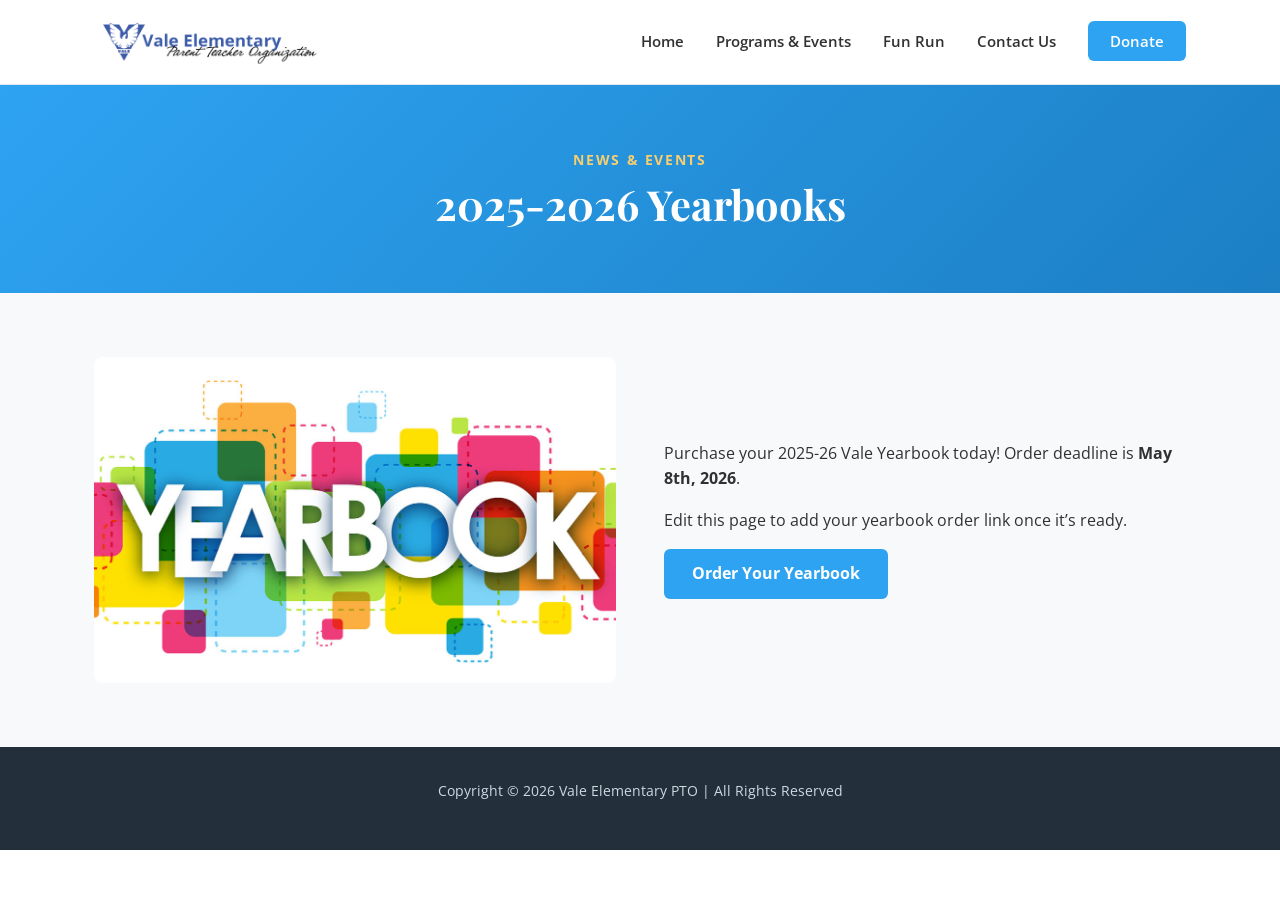
<file: yearbooks.html>
<!doctype html>
<html lang="en">
<head>
<meta charset="UTF-8">
<meta name="viewport" content="width=device-width, initial-scale=1.0">
<title>2025-2026 Yearbooks | Vale Elementary PTO</title>
<link rel="preconnect" href="https://fonts.googleapis.com">
<link href="https://fonts.googleapis.com/css?family=Open+Sans:400,600,700&family=Playfair+Display:600,700&display=swap" rel="stylesheet">
<link rel="stylesheet" href="css/style.css">
</head>
<body>

<header class="site-header">
  <div class="container">
    <a class="site-logo" href="index.html">
      <img src="images/Vale-PTO-Logo.png" alt="Vale Elementary PTO logo">
    </a>
    <button class="nav-toggle" aria-label="Toggle menu">&#9776;</button>
    <nav class="site-nav">
      <ul>
        <li><a href="index.html">Home</a></li>
        <li><a href="programs.html">Programs &amp; Events</a></li>
        <li><a href="fun-run.html">Fun Run</a></li>
        <li><a href="contact.html">Contact Us</a></li>
        <li class="nav-donate"><a href="https://givebutter.com/vale-fun-run-hhnee5" target="_blank" rel="noopener">Donate</a></li>
      </ul>
    </nav>
  </div>
</header>

<section class="page-hero">
  <div class="container">
    <p class="eyebrow">News &amp; Events</p>
    <h1>2025-2026 Yearbooks</h1>
  </div>
</section>

<section class="split-section">
  <div class="container split">
    <div>
      <img src="images/AdobeStock_199982396-1080x675.jpg" alt="Yearbooks">
    </div>
    <div>
      <p>Purchase your 2025-26 Vale Yearbook today! Order deadline is <strong>May 8th, 2026</strong>.</p>
      <p>Edit this page to add your yearbook order link once it&rsquo;s ready.</p>
      <a class="btn btn-primary" href="#">Order Your Yearbook</a>
    </div>
  </div>
</section>

<footer class="site-footer">
  <div class="container">
    <p>Copyright &copy; 2026 Vale Elementary PTO | All Rights Reserved</p>
  </div>
</footer>

<script src="js/main.js"></script>
</body>
</html>
</file>
<file: css/style.css>
/* ==========================================================================
   Vale Elementary PTO - Site Stylesheet
   Edit colors, fonts and spacing here - changes apply to every page.
   ========================================================================== */

:root {
  --color-blue: #2ea3f2;
  --color-blue-dark: #1c7fc4;
  --color-gold: #f9ce6e;
  --color-text: #313131;
  --color-text-light: #65615f;
  --color-bg: #ffffff;
  --color-bg-alt: #f7f9fb;
  --color-border: #e3e7eb;
  --font-heading: 'Playfair Display', Georgia, serif;
  --font-body: 'Open Sans', -apple-system, BlinkMacSystemFont, 'Segoe UI', sans-serif;
  --max-width: 1140px;
}

* { box-sizing: border-box; }

html { scroll-behavior: smooth; }

body {
  margin: 0;
  font-family: var(--font-body);
  color: var(--color-text);
  background: var(--color-bg);
  line-height: 1.6;
}

img { max-width: 100%; display: block; }

a { color: var(--color-blue-dark); text-decoration: none; }
a:hover { text-decoration: underline; }

.container {
  max-width: var(--max-width);
  margin: 0 auto;
  padding: 0 24px;
}

h1, h2, h3, h4 {
  font-family: var(--font-heading);
  color: var(--color-text);
  line-height: 1.2;
  margin: 0 0 16px;
}

h1 { font-size: 2.6rem; }
h2 { font-size: 2rem; }
h3 { font-size: 1.4rem; }

p { margin: 0 0 16px; }

.eyebrow {
  text-transform: uppercase;
  letter-spacing: 0.12em;
  font-weight: 700;
  color: var(--color-blue-dark);
  font-size: 0.85rem;
  margin-bottom: 8px;
}

.btn {
  display: inline-block;
  padding: 12px 28px;
  border-radius: 6px;
  font-weight: 700;
  text-decoration: none;
  transition: transform 0.15s ease, box-shadow 0.15s ease;
}
.btn:hover { text-decoration: none; transform: translateY(-1px); }

.btn-primary {
  background: var(--color-blue);
  color: #fff;
}
.btn-primary:hover { background: var(--color-blue-dark); }

.btn-gold {
  background: var(--color-gold);
  color: var(--color-text);
}
.btn-gold:hover { filter: brightness(0.95); }

.btn-outline {
  background: transparent;
  border: 2px solid #fff;
  color: #fff;
}
.btn-outline:hover { background: rgba(255,255,255,0.15); color: #fff; }

/* ---------- Header ---------- */
.site-header {
  border-bottom: 1px solid var(--color-border);
  position: sticky;
  top: 0;
  background: #fff;
  z-index: 100;
}

.site-header .container {
  display: flex;
  align-items: center;
  justify-content: space-between;
  padding-top: 14px;
  padding-bottom: 14px;
}

.site-logo img { height: 56px; width: auto; }

.site-nav ul {
  list-style: none;
  display: flex;
  gap: 32px;
  margin: 0;
  padding: 0;
  align-items: center;
}

.site-nav a {
  color: var(--color-text);
  font-weight: 600;
  font-size: 0.95rem;
}

.site-nav a.current,
.site-nav a:hover {
  color: var(--color-blue-dark);
}

.site-nav .nav-donate a {
  background: var(--color-blue);
  color: #fff;
  padding: 10px 22px;
  border-radius: 6px;
}
.site-nav .nav-donate a:hover {
  background: var(--color-blue-dark);
  text-decoration: none;
}

.nav-toggle {
  display: none;
  background: none;
  border: none;
  font-size: 1.8rem;
  cursor: pointer;
  color: var(--color-text);
}

@media (max-width: 860px) {
  .nav-toggle { display: block; }
  .site-nav {
    display: none;
    width: 100%;
    order: 3;
  }
  .site-nav.open { display: block; }
  .site-nav ul {
    flex-direction: column;
    align-items: flex-start;
    gap: 4px;
    padding: 16px 0;
  }
  .site-nav li { width: 100%; }
  .site-nav a { display: block; padding: 10px 0; }
  .site-header .container { flex-wrap: wrap; }
}

/* ---------- Hero ---------- */
.hero {
  background: linear-gradient(135deg, var(--color-blue) 0%, var(--color-blue-dark) 100%);
  color: #fff;
  padding: 90px 0;
  text-align: center;
}
.hero h1 { color: #fff; margin-bottom: 12px; }
.hero p { font-size: 1.2rem; margin-bottom: 32px; }
.hero .btn-row { display: flex; gap: 16px; justify-content: center; flex-wrap: wrap; }

.page-hero {
  background: linear-gradient(135deg, var(--color-blue) 0%, var(--color-blue-dark) 100%);
  color: #fff;
  padding: 64px 0;
  text-align: center;
}
.page-hero .eyebrow { color: var(--color-gold); }
.page-hero h1 { color: #fff; margin-bottom: 0; }

/* ---------- Feature cards ---------- */
.features {
  padding: 64px 0;
}
.features .cards {
  display: grid;
  grid-template-columns: repeat(3, 1fr);
  gap: 32px;
  text-align: center;
}
.card-icon {
  width: 90px;
  height: 90px;
  border-radius: 50%;
  object-fit: cover;
  margin: 0 auto 16px;
  border: 4px solid var(--color-gold);
}
.cards h3 { margin-bottom: 8px; }

@media (max-width: 760px) {
  .features .cards { grid-template-columns: 1fr; }
}

/* ---------- Two column section ---------- */
.split-section {
  padding: 64px 0;
  background: var(--color-bg-alt);
}
.split-section .split {
  display: grid;
  grid-template-columns: 1fr 1fr;
  gap: 48px;
  align-items: center;
}
.split-section img { border-radius: 8px; }

@media (max-width: 760px) {
  .split-section .split { grid-template-columns: 1fr; }
}

/* ---------- News / cards grid ---------- */
.news {
  padding: 64px 0;
  text-align: center;
}
.news-card {
  max-width: 640px;
  margin: 0 auto;
  text-align: left;
  border: 1px solid var(--color-border);
  border-radius: 8px;
  overflow: hidden;
}
.news-card img { width: 100%; height: 320px; object-fit: cover; }
.news-card .news-card-body { padding: 24px; }

/* ---------- Mailing list ---------- */
.mailing-list {
  background: var(--color-gold);
  padding: 56px 0;
  text-align: center;
}
.mailing-list form {
  display: flex;
  gap: 12px;
  justify-content: center;
  flex-wrap: wrap;
  margin-top: 24px;
}
.mailing-list input[type="text"],
.mailing-list input[type="email"] {
  padding: 12px 16px;
  border-radius: 6px;
  border: 1px solid var(--color-border);
  font-size: 1rem;
  min-width: 220px;
}
.mailing-list button {
  border: none;
  cursor: pointer;
}

/* ---------- Generic content section ---------- */
.section { padding: 64px 0; }
.section-alt { background: var(--color-bg-alt); }
.section-center { text-align: center; }

/* ---------- Event list (Programs page) ---------- */
.event-list {
  display: grid;
  grid-template-columns: repeat(2, 1fr);
  gap: 28px;
  margin-top: 40px;
}
.event-item {
  background: #fff;
  border: 1px solid var(--color-border);
  border-radius: 8px;
  padding: 24px;
}
.event-item .event-date {
  display: inline-block;
  background: var(--color-blue);
  color: #fff;
  font-weight: 700;
  font-size: 0.8rem;
  text-transform: uppercase;
  letter-spacing: 0.05em;
  padding: 4px 12px;
  border-radius: 999px;
  margin-bottom: 12px;
}
@media (max-width: 760px) {
  .event-list { grid-template-columns: 1fr; }
}

/* ---------- Volunteer form ---------- */
.form-card {
  background: #fff;
  border: 1px solid var(--color-border);
  border-radius: 8px;
  padding: 32px;
  max-width: 640px;
  margin: 40px auto 0;
}
.form-card label {
  display: block;
  font-weight: 700;
  margin-bottom: 6px;
  margin-top: 16px;
}
.form-card label:first-child { margin-top: 0; }
.form-card input[type="text"],
.form-card input[type="email"],
.form-card input[type="tel"],
.form-card textarea {
  width: 100%;
  padding: 10px 14px;
  border: 1px solid var(--color-border);
  border-radius: 6px;
  font-family: inherit;
  font-size: 1rem;
}
.form-card .checkbox-group { display: flex; flex-wrap: wrap; gap: 16px; margin-top: 8px; }
.form-card .checkbox-group label { display: flex; align-items: center; gap: 6px; font-weight: 400; margin: 0; }
.form-card button { margin-top: 24px; }

/* ---------- Three-up action section (Fun Run) ---------- */
.action-grid {
  display: grid;
  grid-template-columns: repeat(3, 1fr);
  gap: 32px;
  margin-top: 40px;
}
.action-card {
  background: #fff;
  border: 1px solid var(--color-border);
  border-radius: 8px;
  padding: 32px;
  text-align: center;
}
@media (max-width: 860px) {
  .action-grid { grid-template-columns: 1fr; }
}

/* ---------- Schedule table ---------- */
.schedule-table {
  width: 100%;
  border-collapse: collapse;
  margin-top: 24px;
  background: #fff;
}
.schedule-table th, .schedule-table td {
  border: 1px solid var(--color-border);
  padding: 14px 16px;
  text-align: left;
}
.schedule-table th { background: var(--color-blue); color: #fff; }

.timeline-item {
  border-left: 3px solid var(--color-gold);
  padding: 4px 0 24px 24px;
  margin-left: 8px;
}
.timeline-item .time { font-weight: 700; color: var(--color-blue-dark); }

/* ---------- Sponsors ---------- */
.sponsor-grid {
  display: grid;
  grid-template-columns: repeat(5, 1fr);
  gap: 32px;
  align-items: center;
  margin-top: 40px;
}
.sponsor-grid a, .sponsor-grid .sponsor-static {
  display: flex;
  align-items: center;
  justify-content: center;
  padding: 12px;
}
.sponsor-grid img { max-height: 70px; width: auto; margin: 0 auto; filter: grayscale(0%); }

@media (max-width: 860px) {
  .sponsor-grid { grid-template-columns: repeat(3, 1fr); }
}
@media (max-width: 560px) {
  .sponsor-grid { grid-template-columns: repeat(2, 1fr); }
}

/* ---------- Board / leadership ---------- */
.board-grid {
  display: grid;
  grid-template-columns: repeat(3, 1fr);
  gap: 24px;
  margin-top: 32px;
}
.board-card {
  background: #fff;
  border: 1px solid var(--color-border);
  border-radius: 8px;
  padding: 20px 24px;
  text-align: center;
}
.board-card .role {
  color: var(--color-blue-dark);
  font-weight: 700;
  font-size: 0.85rem;
  text-transform: uppercase;
  letter-spacing: 0.04em;
  margin-top: 4px;
}
@media (max-width: 760px) {
  .board-grid { grid-template-columns: 1fr; }
}

.contact-info {
  display: flex;
  gap: 48px;
  flex-wrap: wrap;
  margin-top: 24px;
}
.contact-info .contact-block h4 { margin-bottom: 8px; }
.social-links { display: flex; gap: 16px; margin-top: 8px; }
.social-links a {
  display: inline-flex;
  align-items: center;
  justify-content: center;
  width: 40px;
  height: 40px;
  border-radius: 50%;
  background: var(--color-blue);
  color: #fff;
  font-weight: 700;
}
.social-links a:hover { background: var(--color-blue-dark); text-decoration: none; }

/* ---------- Footer ---------- */
.site-footer {
  background: #23303c;
  color: #cfd8e0;
  padding: 32px 0;
  text-align: center;
  font-size: 0.9rem;
}
.site-footer a { color: #fff; }

/* ---------- Utility ---------- */
.note { font-size: 0.9rem; color: var(--color-text-light); }
.center { text-align: center; }
</file>
